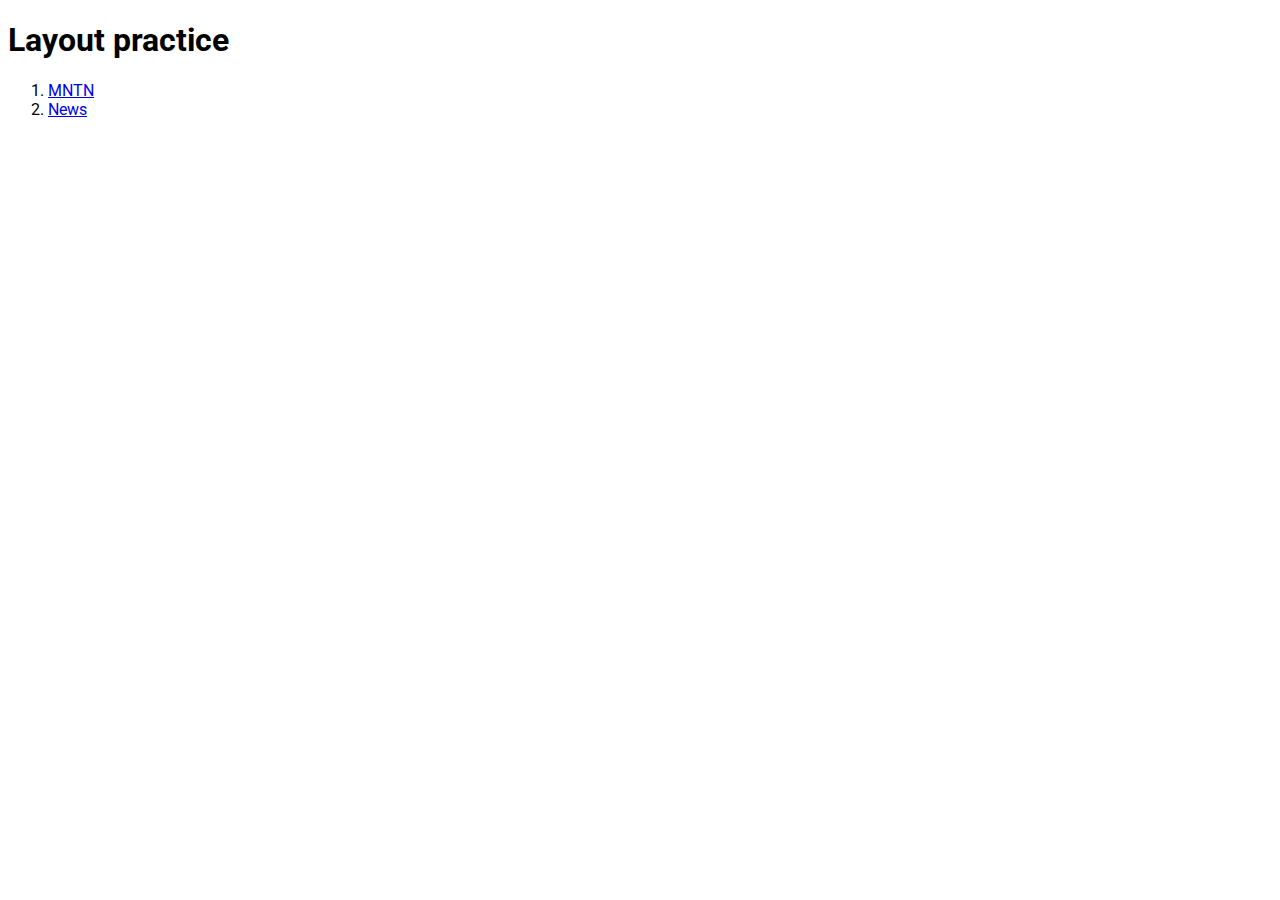
<file: index.html>
<!DOCTYPE html>
<html lang="en">

<head>
    <meta charset="UTF-8">
    <meta name="viewport" content="width=device-width, initial-scale=1.0">
    <title>Chernykh Alexander/Layout practice</title>
    <link href="https://fonts.googleapis.com/css2?family=Roboto&display=swap" rel="stylesheet">
    <style>
        html {
            font-family: 'Roboto', sans-serif;
        }
    </style>
</head>

<body>
    <main>
        <h1>Layout practice</h1>
        <ol>
            <li><a href="1/index.html">MNTN</a></li>
            <li><a href="2/index.html">News</a></li>
        </ol>
    </main>
</body>

</html>
</file>
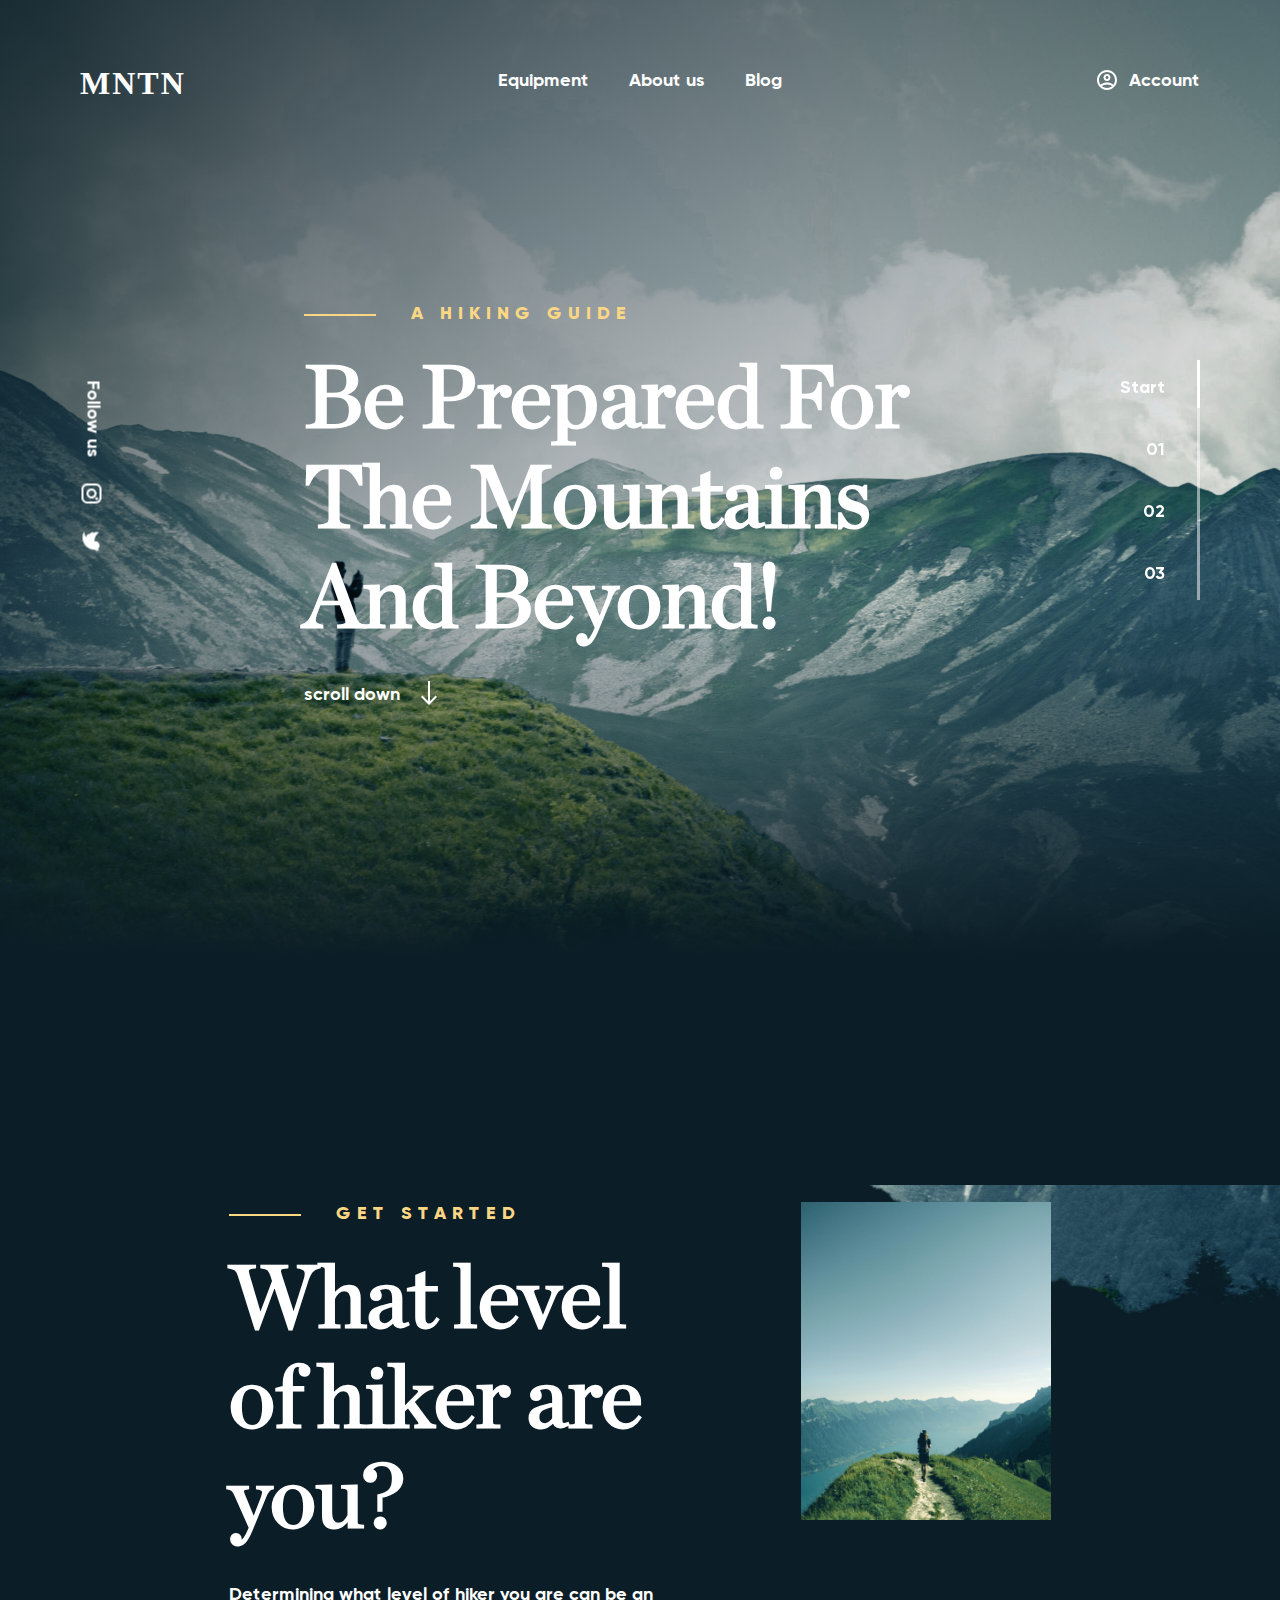
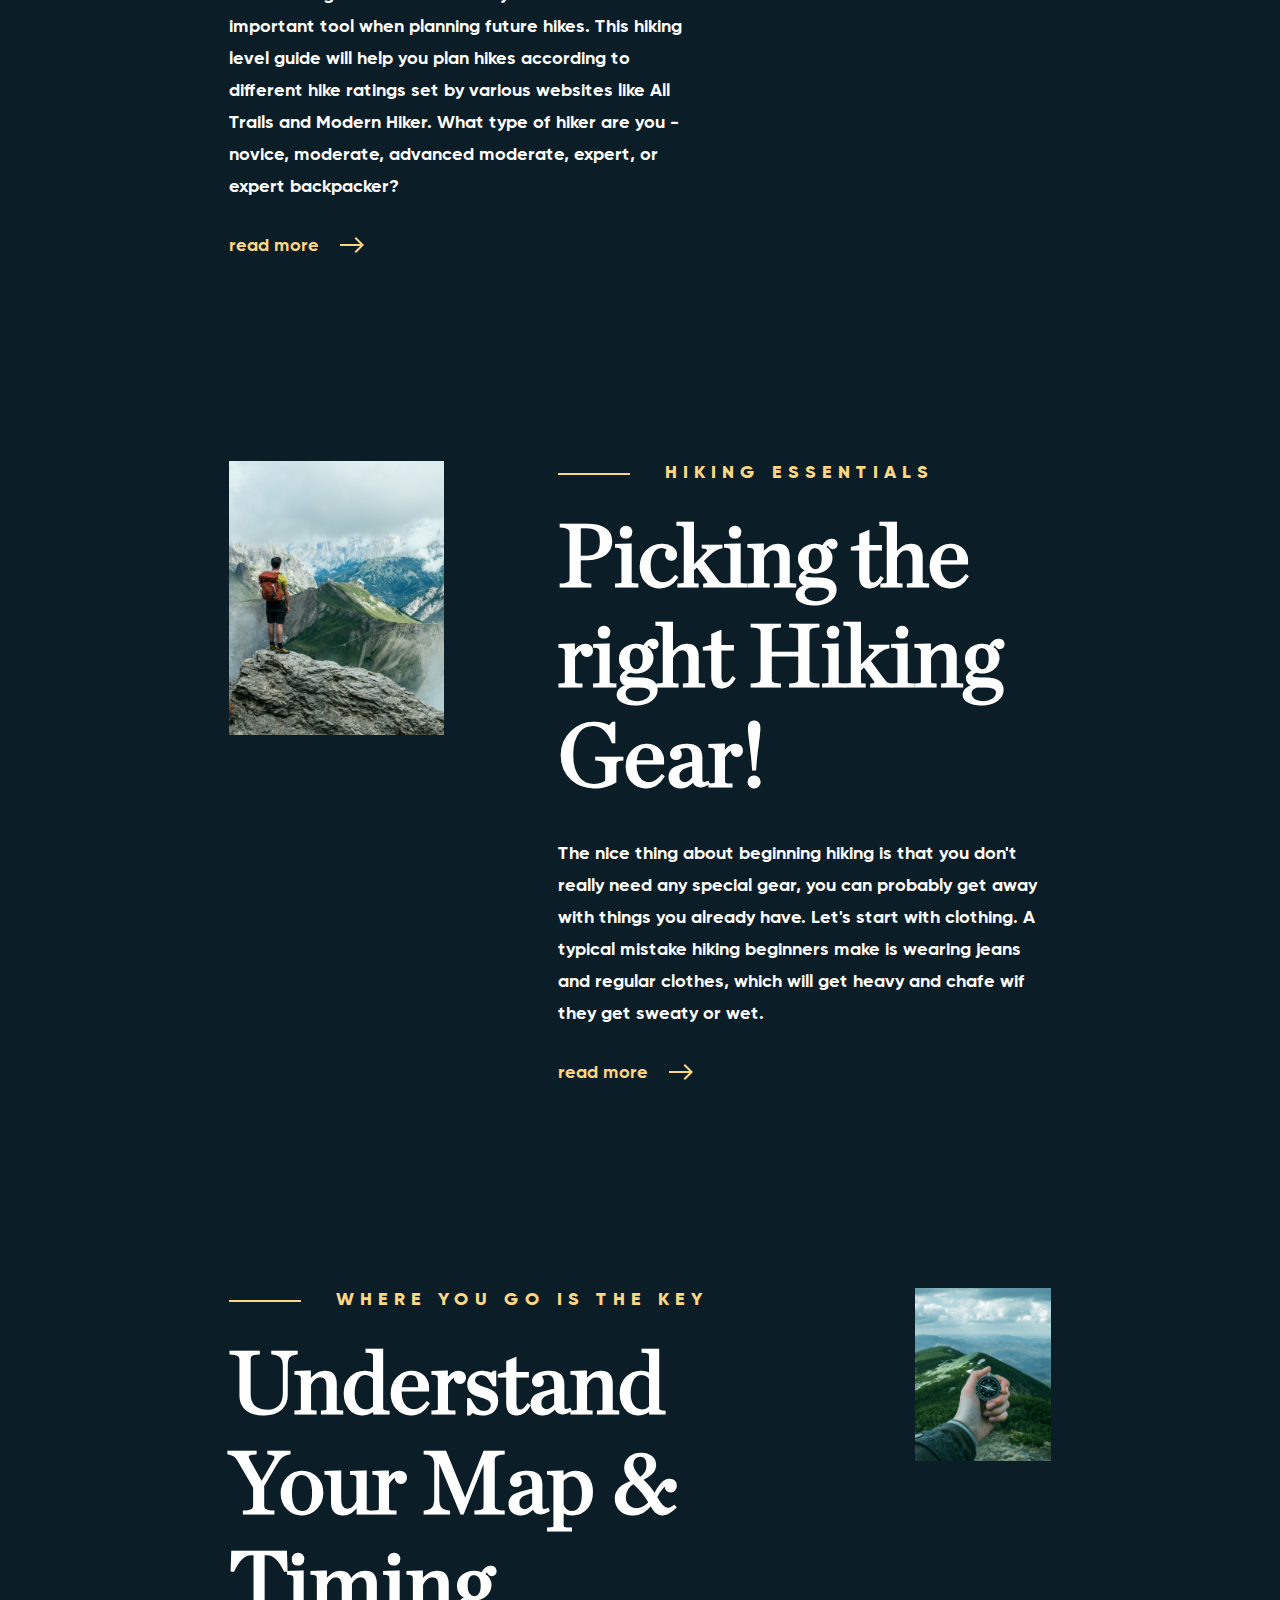
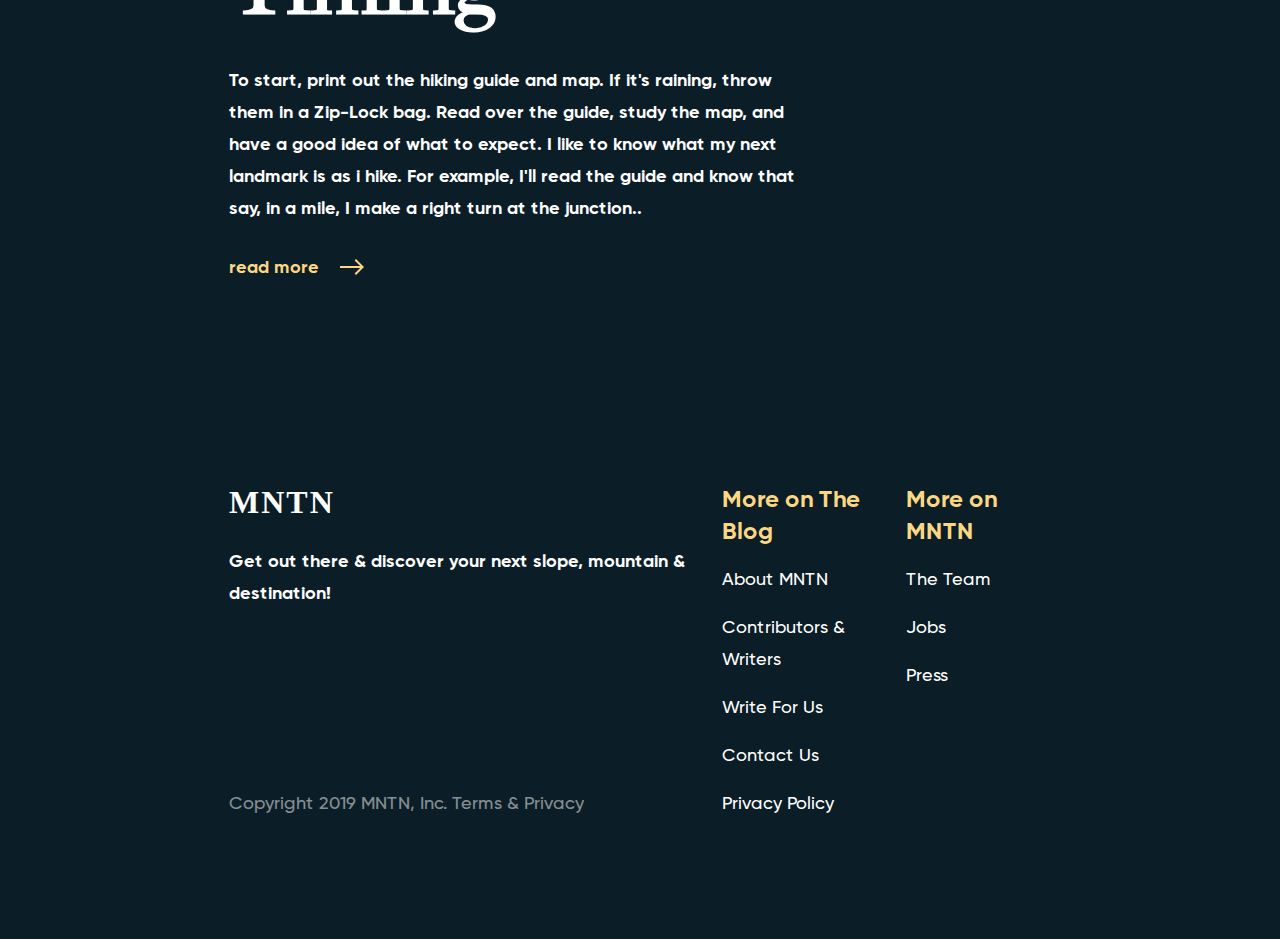
<file: 1/index.html>
<!DOCTYPE html>
<html lang="en" class="page">

<head>
    <meta charset="UTF-8">
    <meta name="viewport" content="width=device-width, initial-scale=1.0">
    <title>MNTN</title>
    <link rel="stylesheet" href="./styles/index.css">
    <style>
        body {
            position: relative;
            padding: 0;
            margin: 0;
        }
    </style>
</head>

<body>
    <header class="header">
        <div class="header__logo logo">
            <div class="logo__title">
                <a href="/" class="logo__link">
                    MNTN
                </a>
            </div>
            <!-- <div class="logo__subtitle">
            </div> -->
        </div>
        <div class="header__toggler ">
            <button class="header__button collapse__toggler" data-target="#header__menu">
            </button>
        </div>
        <nav class="header__menu menu" id="header__menu">
            <ul class="menu__list">
                <div class="menu__title"></div>
                <li class="menu__item">
                    <a href="/" class="menu__link link">Equipment</a>
                </li>
                <li class="menu__item">
                    <a href="/" class="menu__link link">About us</a>
                </li>
                <li class="menu__item">
                    <a href="/" class="menu__link link">Blog</a>
                </li>
            </ul>
            <ul class="menu__list">
                <div class="menu__title"></div>
                <li class="menu__item menu__item">
                    <a href="/" class="menu__link menu__link--acount link">
                        Account
                    </a>
                </li>
            </ul>
        </nav>
    </header>
    <div class="background">
        <div class="background__filter"></div>
        <div class="background__sky">
            <img src="./images/background/3.png" alt="" class="background__image">
        </div>
        <div class="background__mountains">
            <img src="./images/background/2.png" alt="" class="background__image">
        </div>
        <div class="background__hills">
            <img src="./images/background/1.png" alt="" class="background__image">
        </div>
        <div class="background-block"></div>
    </div>
    <div class="social">
        <div class="social__caption">
            Follow us
        </div>
        <div class="social__item">
            <a href="/" class="social__link">
                <svg width="24" height="24" viewBox="0 0 24 24" fill="none" xmlns="http://www.w3.org/2000/svg">
                    <path
                        d="M7.8 2.00002H16.2C19.4032 2.00002 22 4.59677 22 7.80002V16.2C22 19.4033 19.4032 22 16.2 22H7.8C4.59675 22 2 19.4033 2 16.2V7.80002C2 4.59677 4.59675 2.00002 7.8 2.00002ZM7.6 4C5.61177 4 4 5.61178 4 7.6V16.4C4 18.3882 5.61177 20 7.6 20H16.4C18.3882 20 20 18.3882 20 16.4V7.6C20 5.61178 18.3882 4 16.4 4H7.6ZM17.25 5.5C17.9404 5.5 18.5 6.05965 18.5 6.75C18.5 7.44036 17.9404 8 17.25 8C16.5596 8 16 7.44036 16 6.75C16 6.05965 16.5596 5.5 17.25 5.5ZM12 7C14.7614 7 17 9.23858 17 12C17 14.7614 14.7614 17 12 17C9.23857 17 7 14.7614 7 12C7 9.23858 9.23857 7 12 7ZM12 9C10.3431 9 9 10.3432 9 12C9 13.6569 10.3431 15 12 15C13.6569 15 15 13.6569 15 12C15 10.3432 13.6569 9 12 9Z"
                        fill="white" />
                </svg>
            </a>
        </div>
        <div class="social__item">
            <a href="/" class="social__link">
                <svg width="24" height="24" viewBox="0 0 24 24" fill="none" xmlns="http://www.w3.org/2000/svg">
                    <path
                        d="M22.4592 6.01238C21.6896 6.35373 20.8624 6.58442 19.9944 6.68815C20.8803 6.15701 21.5609 5.31598 21.8813 4.31378C21.052 4.80564 20.1336 5.16278 19.156 5.3552C18.3732 4.52112 17.2579 4 16.0235 4C13.6534 4 11.7317 5.92147 11.7317 8.29155C11.7317 8.6279 11.7697 8.95546 11.8429 9.2696C8.27609 9.0906 5.11375 7.38203 2.99709 4.78551C2.62765 5.41935 2.41601 6.15656 2.41601 6.94309C2.41601 8.43204 3.17364 9.74563 4.32523 10.5153C3.62179 10.4929 2.95996 10.2999 2.38139 9.97846C2.38098 9.99639 2.38098 10.0143 2.38098 10.0324C2.38098 12.1118 3.86033 13.8463 5.82359 14.2406C5.46349 14.3387 5.08434 14.3912 4.69294 14.3912C4.4164 14.3912 4.14755 14.3642 3.88546 14.3142C4.43161 16.0191 6.01653 17.26 7.89454 17.2945C6.42576 18.4457 4.57527 19.1318 2.56453 19.1318C2.21812 19.1318 1.87651 19.1114 1.54077 19.0717C3.44003 20.2894 5.69591 21 8.1195 21C16.0134 21 20.3302 14.4605 20.3302 8.78918C20.3302 8.60314 20.326 8.41805 20.3177 8.23395C21.1563 7.62886 21.8839 6.87302 22.4592 6.01238Z"
                        fill="white" />
                </svg>
            </a>
        </div>
    </div>
    <div class="navigation">
        <div class="navigation__list">
            <div class="navigation__item">
                <a href="#start" class="navigation__link link">Start</a>
            </div>
            <div class="navigation__item">
                <a href="#first" class="navigation__link link">01</a>
            </div>
            <div class="navigation__item">
                <a href="#second" class="navigation__link link">02</a>
            </div>
            <div class="navigation__item">
                <a href="#third" class="navigation__link link">03</a>
            </div>
        </div>
        <div class="navigation__progress-container">
            <div class="navigation__progress-bar" id="progress"></div>
            <div class="navigation__progress-bg"></div>
        </div>
    </div>
    <section class="section preview">
        <div class="article-preview" id="start">
            <div class="article-preview__info">
                <div class="article-preview__subtitle">
                    A hiking guide
                </div>
                <div class="article-preview__title">
                    Be Prepared For The Mountains And Beyond!
                </div>
                <div class="article-preview__description"></div>
                <div class="article-preview__footer">
                    <a href="#first" class="article-preview__link article-preview__link--scroll-down link">
                        scroll down
                    </a>
                </div>
            </div>
        </div>
    </section>
    <section class="section content">
        <div class="article-preview" id="first">
            <div class="article-preview__info">
                <div class="article-preview__subtitle">
                    Get started
                </div>
                <div class="article-preview__title">
                    What level of hiker are you?
                </div>
                <div class="article-preview__description">
                    Determining what level of hiker you are can be an important tool when planning future hikes. This
                    hiking
                    level guide will help you plan hikes according to different hike ratings set by various websites
                    like
                    All Trails and Modern Hiker. What type of hiker are you - novice, moderate, advanced moderate,
                    expert,
                    or expert backpacker?
                </div>
                <div class="article-preview__footer">
                    <a href="/" class="article-preview__link link">
                        read more
                    </a>
                </div>
            </div>
            <div class="article-preview__photo">
                <img src="images/articles/01.jpg" alt="Чувак едет на лясике" class="article-photo__img">
            </div>
        </div>
        <div class="article-preview" id="second">
            <div class="article-photo">
                <img src="images/articles/02.jpg" alt="Чувак стоит на горе" class="article-photo__img">
            </div>
            <div class="article-preview__info">
                <div class="article-preview__subtitle">
                    Hiking essentials
                </div>
                <div class="article-preview__title">
                    Picking the right Hiking Gear!
                </div>
                <div class="article-preview__description">
                    The nice thing about beginning hiking is that you don't really need any special gear, you can
                    probably
                    get away with things you already have. Let's start with clothing. A typical mistake hiking beginners
                    make is wearing jeans and regular clothes, which will get heavy and chafe wif they get sweaty or
                    wet.
                </div>
                <div class="article-preview__footer">
                    <a href="/" class="article-preview__link link">
                        read more
                    </a>
                </div>
            </div>
        </div>
        <div class="article-preview" id="third">
            <div class="article-preview__info">
                <div class="article-preview__subtitle">
                    Where you go is the key
                </div>
                <div class="article-preview__title">
                    Understand Your Map & Timing
                </div>
                <div class="article-preview__description">
                    To start, print out the hiking guide and map. If it's raining, throw them in a Zip-Lock bag. Read
                    over
                    the guide, study the map, and have a good idea of what to expect. I like to know what my next
                    landmark
                    is as i hike. For example, I'll read the guide and know that say, in a mile, I make a right turn at
                    the
                    junction..
                </div>
                <div class="article-preview__footer">
                    <a href="/" class="article-preview__link link">
                        read more
                    </a>
                </div>
            </div>
            <div class="article-photo">
                <img src="images/articles/03.jpg" alt="Чувак держит часы" class="article-photo__img">
            </div>
        </div>

    </section>
    <footer class="footer">
        <div class="footer__info">

            <div class="footer__logo logo">
                <div class="logo__title">
                    <a href="/" class="logo__link">
                        MNTN
                    </a>
                </div>
                <div class="logo__subtitle">
                    Get out there & discover your next slope, mountain & destination!
                </div>
            </div>
            <div class="footer__copyright">
                Copyright 2019 MNTN, Inc. Terms & Privacy
            </div>
        </div>

        <nav class="footer__menu menu">
            <ul class="menu__list">
                <div class="menu__title">More on The Blog</div>
                <li class="menu__item">
                    <a href="/" class="menu__link link">About MNTN</a>
                </li>
                <li class="menu__item">
                    <a href="/" class="menu__link link">Contributors & Writers</a>
                </li>
                <li class="menu__item">
                    <a href="/" class="menu__link link">Write For Us</a>
                </li>
                <li class="menu__item">
                    <a href="/" class="menu__link link">Contact Us</a>
                </li>
                <li class="menu__item">
                    <a href="/" class="menu__link link">Privacy Policy</a>
                </li>
            </ul>
            <ul class="menu__list menu__list--flex">
                <div class="menu__title">More on MNTN</div>
                <li class="menu__item">
                    <a href="/" class="menu__link link">The Team</a>
                </li>
                <li class="menu__item">
                    <a href="/" class="menu__link link">Jobs</a>
                </li>
                <li class="menu__item">
                    <a href="/" class="menu__link link">Press</a>

                </li>
            </ul>
        </nav>
    </footer>
    <script type="module" src="./scripts/index.js"></script>
</body>

</html>
</file>
<file: 1/styles/index.css>
@import '../fonts/fonts.css';
@import './blocks/page.css';
@import './blocks/header.css';
@import './blocks/logo.css';
@import './blocks/menu.css';
@import './blocks/preview.css';
@import './blocks/article-preview.css';
@import './blocks/content.css';
@import './blocks/link.css';
@import './blocks/footer.css';
@import './blocks/social.css';
@import './blocks/navigation.css';
@import './blocks/background.css';
@import './blocks/collapse.css';
</file>
